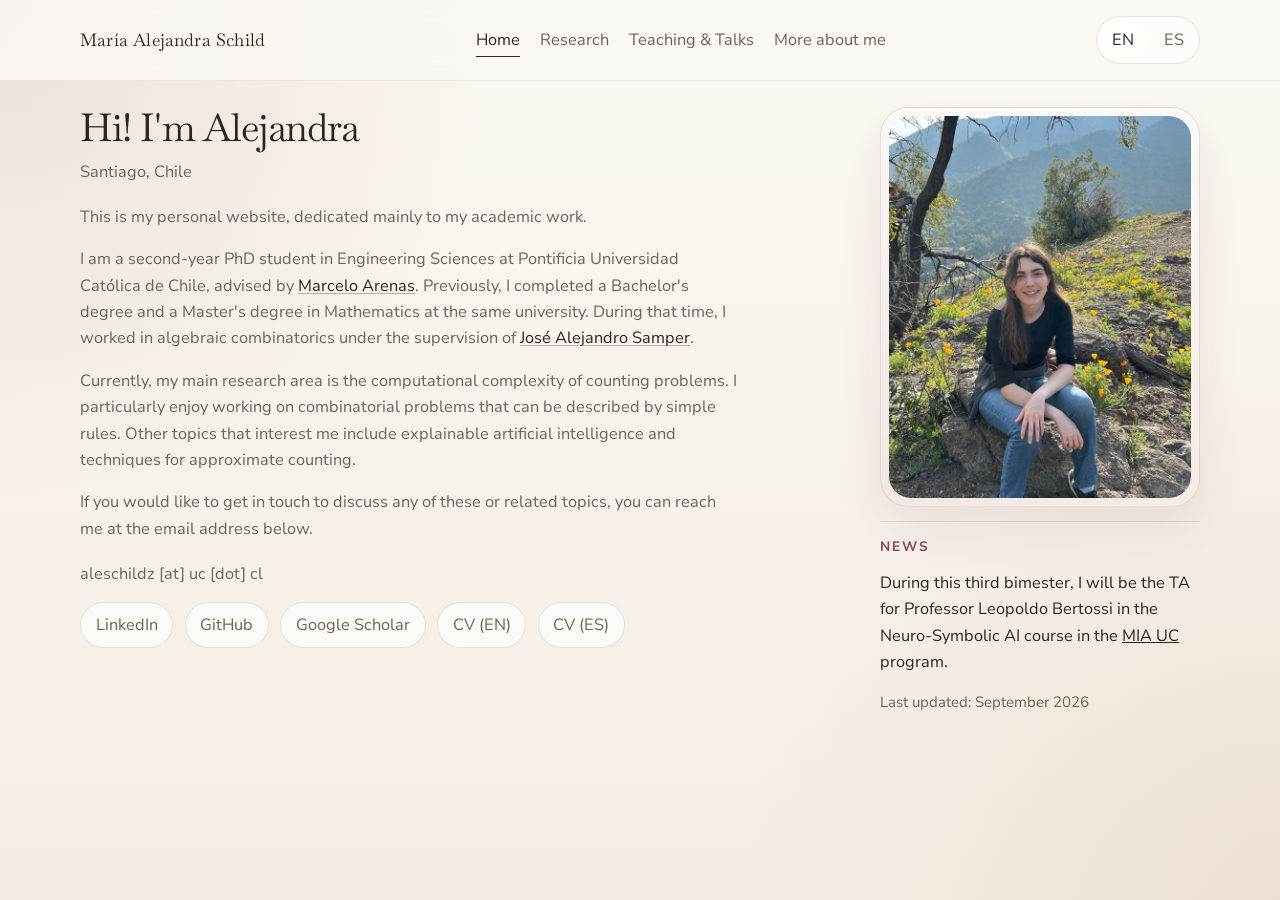
<file: index.html>
<!DOCTYPE html>
<html lang="en">
  <head>
    <meta charset="UTF-8" />
    <meta name="viewport" content="width=device-width, initial-scale=1.0" />
    <title>María Alejandra Schild</title>
    <meta
      name="description"
      content="María Alejandra Schild is a PhD student in Engineering Sciences at UC Chile working on the computational complexity of counting problems."
    />
    <link rel="canonical" href="https://aleschildz.github.io/" />
    <meta name="robots" content="index, follow" />
    <meta name="author" content="María Alejandra Schild" />
    <meta name="theme-color" content="#fbf7f2" />
    <meta property="og:type" content="website" />
    <meta property="og:site_name" content="María Alejandra Schild" />
    <meta property="og:locale" content="en_US" />
    <meta property="og:locale:alternate" content="es_CL" />
    <meta property="og:title" content="María Alejandra Schild" />
    <meta
      property="og:description"
      content="PhD student working on the computational complexity of counting problems."
    />
    <meta property="og:url" content="https://aleschildz.github.io/" />
    <meta property="og:image" content="https://aleschildz.github.io/assets/images/social-card.jpg" />
    <meta property="og:image:width" content="1200" />
    <meta property="og:image:height" content="630" />
    <meta
      property="og:image:alt"
      content="Card with the name María Alejandra Schild and Pontificia Universidad Católica de Chile, next to a portrait on a sunny hillside."
    />
    <meta name="twitter:card" content="summary_large_image" />
    <meta name="twitter:title" content="María Alejandra Schild" />
    <meta
      name="twitter:description"
      content="PhD student working on the computational complexity of counting problems."
    />
    <meta name="twitter:image" content="https://aleschildz.github.io/assets/images/social-card.jpg" />
    <script type="application/ld+json">
      {
        "@context": "https://schema.org",
        "@type": "Person",
        "name": "María Alejandra Schild",
        "url": "https://aleschildz.github.io/",
        "image": "https://aleschildz.github.io/assets/images/maria-alejandra-schild.jpg",
        "affiliation": {
          "@type": "CollegeOrUniversity",
          "name": "Pontificia Universidad Católica de Chile",
          "url": "https://www.uc.cl/"
        },
        "alumniOf": {
          "@type": "CollegeOrUniversity",
          "name": "Pontificia Universidad Católica de Chile",
          "url": "https://www.uc.cl/"
        },
        "sameAs": [
          "https://www.linkedin.com/in/aleschildz",
          "https://github.com/aleschildz",
          "https://scholar.google.com/citations?user=yf-qYlEAAAAJ&hl=en"
        ]
      }
    </script>
    <script type="application/ld+json">
      {
        "@context": "https://schema.org",
        "@type": "WebSite",
        "name": "María Alejandra Schild",
        "alternateName": ["Alejandra Schild", "aleschildz.github.io"],
        "url": "https://aleschildz.github.io/"
      }
    </script>
    <link rel="icon" href="favicon.ico" sizes="16x16 32x32 48x48" />
    <link rel="apple-touch-icon" href="apple-touch-icon.png" />
    <link rel="stylesheet" href="assets/styles.css" />
    <script type="module" src="assets/app.js"></script>
  </head>
  <body data-page="home">
    <div class="page-chrome">
      <header class="site-header">
        <div class="shell nav-shell">
          <a class="brand" href="index.html" id="brand-name"></a>
          <nav class="site-nav" id="site-nav" aria-label="Primary"></nav>
          <div class="language-switch" aria-label="Language switcher">
            <button type="button" data-lang-option="en">EN</button>
            <button type="button" data-lang-option="es">ES</button>
          </div>
        </div>
      </header>

      <main class="shell home-shell">
        <section class="home-layout">
          <div class="home-copy">
            <h1 id="home-title"></h1>
            <p class="home-meta" id="home-meta"></p>
            <div class="prose intro-text" id="home-intro"></div>
            <div class="contact-list" id="home-contact"></div>
            <div class="link-row" id="home-links"></div>
          </div>

          <div class="photo-frame" id="photo-frame">
            <div class="photo-inner">
              <img
                src="assets/images/maria-alejandra-schild.jpg"
                alt="Portrait of María Alejandra Schild"
                width="1280"
                height="1600"
                decoding="async"
                fetchpriority="high"
              />
            </div>
          </div>

          <aside class="home-side">
            <section class="news-block">
              <h2 id="news-title"></h2>
              <ul class="news-list" id="news-list"></ul>
              <p class="news-updated" id="news-updated"></p>
            </section>
          </aside>
        </section>
      </main>

      <footer class="site-footer">
        <div class="shell footer-shell" id="footer-shell">
          <p id="footer-text"></p>
        </div>
      </footer>
    </div>
  </body>
</html>
</file>
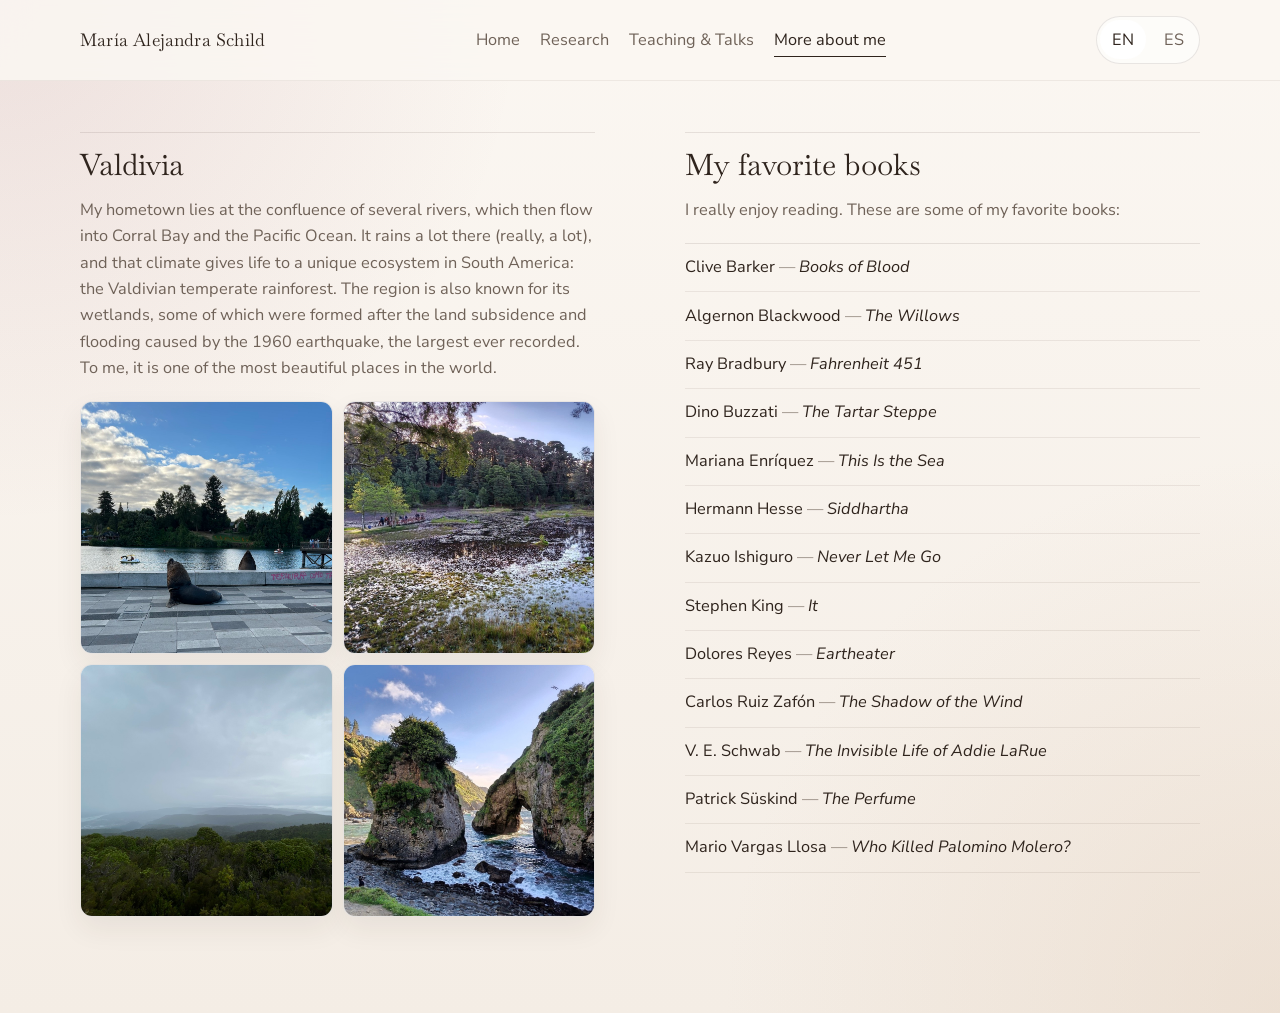
<file: beyond.html>
<!DOCTYPE html>
<html lang="en">
  <head>
    <meta charset="UTF-8" />
    <meta name="viewport" content="width=device-width, initial-scale=1.0" />
    <title>More about me | María Alejandra Schild</title>
    <meta
      name="description"
      content="A personal page by María Alejandra Schild, with notes on Valdivia, books, and life beyond academic work."
    />
    <link rel="canonical" href="https://aleschildz.github.io/beyond.html" />
    <meta name="robots" content="noindex, follow" />
    <meta name="author" content="María Alejandra Schild" />
    <meta name="theme-color" content="#fbf7f2" />
    <meta property="og:type" content="website" />
    <meta property="og:site_name" content="María Alejandra Schild" />
    <meta property="og:locale" content="en_US" />
    <meta property="og:locale:alternate" content="es_CL" />
    <meta property="og:title" content="More about me | María Alejandra Schild" />
    <meta
      property="og:description"
      content="A personal page by María Alejandra Schild, with notes on Valdivia, books, and life beyond academic work."
    />
    <meta property="og:url" content="https://aleschildz.github.io/beyond.html" />
    <meta property="og:image" content="https://aleschildz.github.io/assets/images/social-card.jpg" />
    <meta property="og:image:width" content="1200" />
    <meta property="og:image:height" content="630" />
    <meta
      property="og:image:alt"
      content="Card with the name María Alejandra Schild and Pontificia Universidad Católica de Chile, next to a portrait on a sunny hillside."
    />
    <meta name="twitter:card" content="summary_large_image" />
    <meta name="twitter:title" content="More about me | María Alejandra Schild" />
    <meta
      name="twitter:description"
      content="A personal page by María Alejandra Schild, with notes on Valdivia, books, and life beyond academic work."
    />
    <meta name="twitter:image" content="https://aleschildz.github.io/assets/images/social-card.jpg" />
    <link rel="icon" href="favicon.ico" sizes="16x16 32x32 48x48" />
    <link rel="apple-touch-icon" href="apple-touch-icon.png" />
    <link rel="stylesheet" href="assets/styles.css" />
    <script type="module" src="assets/app.js"></script>
  </head>
  <body data-page="beyond">
    <div class="page-chrome">
      <header class="site-header">
        <div class="shell nav-shell">
          <a class="brand" href="index.html" id="brand-name"></a>
          <nav class="site-nav" id="site-nav" aria-label="Primary"></nav>
          <div class="language-switch" aria-label="Language switcher">
            <button type="button" data-lang-option="en">EN</button>
            <button type="button" data-lang-option="es">ES</button>
          </div>
        </div>
      </header>

      <main class="shell page-shell">
        <header class="page-header">
          <h1 class="visually-hidden" id="page-title"></h1>
          <p class="page-summary" id="page-summary"></p>
        </header>

        <div class="essay-grid" id="beyond-sections"></div>
      </main>

      <footer class="site-footer">
        <div class="shell footer-shell" id="footer-shell">
          <p id="footer-text"></p>
        </div>
      </footer>
    </div>
  </body>
</html>
</file>
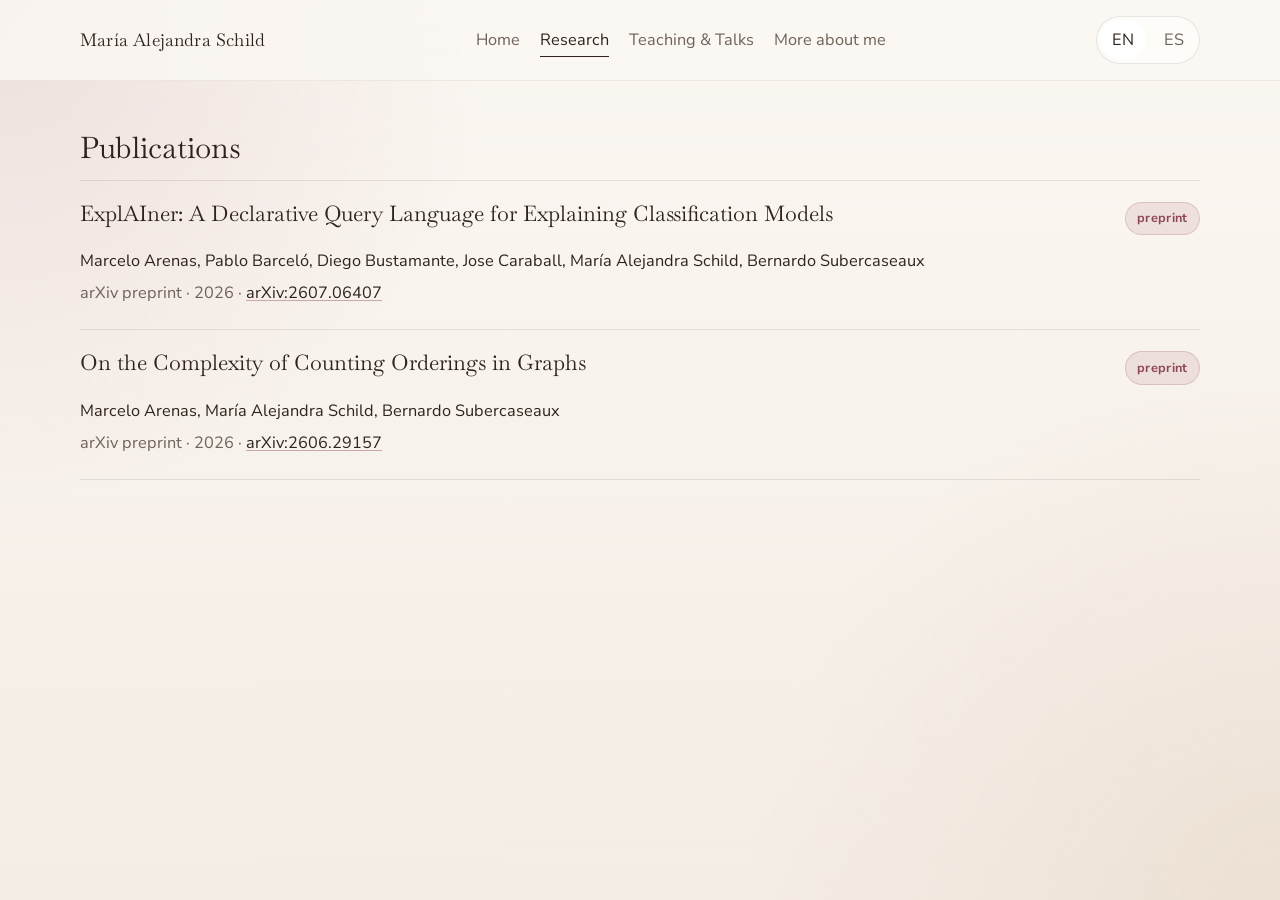
<file: research.html>
<!DOCTYPE html>
<html lang="en">
  <head>
    <meta charset="UTF-8" />
    <meta name="viewport" content="width=device-width, initial-scale=1.0" />
    <title>Publications | María Alejandra Schild</title>
    <meta
      name="description"
      content="Publications and preprints by María Alejandra Schild."
    />
    <link rel="canonical" href="https://aleschildz.github.io/research.html" />
    <meta name="robots" content="index, follow" />
    <meta name="author" content="María Alejandra Schild" />
    <meta name="theme-color" content="#fbf7f2" />
    <meta property="og:type" content="website" />
    <meta property="og:site_name" content="María Alejandra Schild" />
    <meta property="og:locale" content="en_US" />
    <meta property="og:locale:alternate" content="es_CL" />
    <meta property="og:title" content="Publications | María Alejandra Schild" />
    <meta
      property="og:description"
      content="Publications and preprints by María Alejandra Schild."
    />
    <meta property="og:url" content="https://aleschildz.github.io/research.html" />
    <meta property="og:image" content="https://aleschildz.github.io/assets/images/social-card.jpg" />
    <meta property="og:image:width" content="1200" />
    <meta property="og:image:height" content="630" />
    <meta
      property="og:image:alt"
      content="Card with the name María Alejandra Schild and Pontificia Universidad Católica de Chile, next to a portrait on a sunny hillside."
    />
    <meta name="twitter:card" content="summary_large_image" />
    <meta name="twitter:title" content="Publications | María Alejandra Schild" />
    <meta
      name="twitter:description"
      content="Publications and preprints by María Alejandra Schild."
    />
    <meta name="twitter:image" content="https://aleschildz.github.io/assets/images/social-card.jpg" />
    <link rel="icon" href="favicon.ico" sizes="16x16 32x32 48x48" />
    <link rel="apple-touch-icon" href="apple-touch-icon.png" />
    <link rel="stylesheet" href="assets/styles.css" />
    <script type="module" src="assets/app.js"></script>
  </head>
  <body data-page="research">
    <div class="page-chrome">
      <header class="site-header">
        <div class="shell nav-shell">
          <a class="brand" href="index.html" id="brand-name"></a>
          <nav class="site-nav" id="site-nav" aria-label="Primary"></nav>
          <div class="language-switch" aria-label="Language switcher">
            <button type="button" data-lang-option="en">EN</button>
            <button type="button" data-lang-option="es">ES</button>
          </div>
        </div>
      </header>

      <main class="shell page-shell">
        <header class="page-header">
          <h1 id="page-title"></h1>
          <p class="page-summary" id="page-summary"></p>
        </header>

        <section class="list-section research-section">
          <div class="entry-list paper-list" id="research-list"></div>
        </section>
      </main>

      <footer class="site-footer">
        <div class="shell footer-shell" id="footer-shell">
          <p id="footer-text"></p>
        </div>
      </footer>
    </div>
  </body>
</html>
</file>
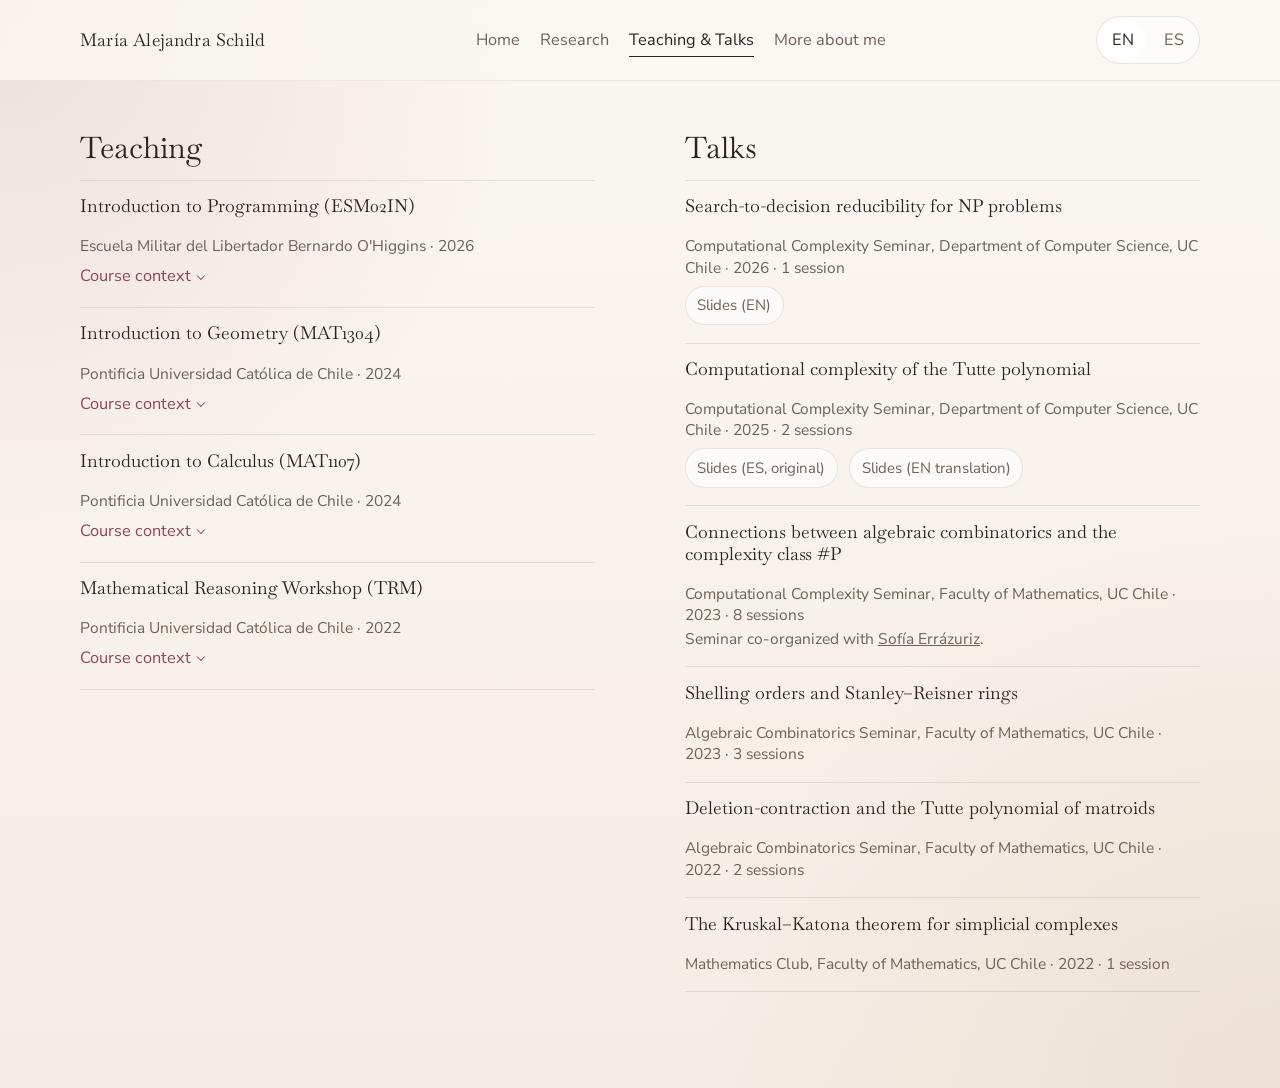
<file: teaching-talks.html>
<!DOCTYPE html>
<html lang="en">
  <head>
    <meta charset="UTF-8" />
    <meta name="viewport" content="width=device-width, initial-scale=1.0" />
    <title>Teaching &amp; Academic Talks | María Alejandra Schild</title>
    <meta
      name="description"
      content="Teaching and academic talks by María Alejandra Schild in computer science, mathematics, computational complexity, and algebraic combinatorics."
    />
    <link rel="canonical" href="https://aleschildz.github.io/teaching-talks.html" />
    <meta name="robots" content="index, follow" />
    <meta name="author" content="María Alejandra Schild" />
    <meta name="theme-color" content="#fbf7f2" />
    <meta property="og:type" content="website" />
    <meta property="og:site_name" content="María Alejandra Schild" />
    <meta property="og:locale" content="en_US" />
    <meta property="og:locale:alternate" content="es_CL" />
    <meta property="og:title" content="Teaching &amp; Academic Talks | María Alejandra Schild" />
    <meta
      property="og:description"
      content="Teaching and academic talks in computer science, mathematics, computational complexity, and algebraic combinatorics."
    />
    <meta property="og:url" content="https://aleschildz.github.io/teaching-talks.html" />
    <meta property="og:image" content="https://aleschildz.github.io/assets/images/social-card.jpg" />
    <meta property="og:image:width" content="1200" />
    <meta property="og:image:height" content="630" />
    <meta
      property="og:image:alt"
      content="Card with the name María Alejandra Schild and Pontificia Universidad Católica de Chile, next to a portrait on a sunny hillside."
    />
    <meta name="twitter:card" content="summary_large_image" />
    <meta name="twitter:title" content="Teaching &amp; Academic Talks | María Alejandra Schild" />
    <meta
      name="twitter:description"
      content="Teaching and academic talks in computer science, mathematics, computational complexity, and algebraic combinatorics."
    />
    <meta name="twitter:image" content="https://aleschildz.github.io/assets/images/social-card.jpg" />
    <link rel="icon" href="favicon.ico" sizes="16x16 32x32 48x48" />
    <link rel="apple-touch-icon" href="apple-touch-icon.png" />
    <link rel="stylesheet" href="assets/styles.css" />
    <script type="module" src="assets/app.js"></script>
  </head>
  <body data-page="teaching">
    <div class="page-chrome">
      <header class="site-header">
        <div class="shell nav-shell">
          <a class="brand" href="index.html" id="brand-name"></a>
          <nav class="site-nav" id="site-nav" aria-label="Primary"></nav>
          <div class="language-switch" aria-label="Language switcher">
            <button type="button" data-lang-option="en">EN</button>
            <button type="button" data-lang-option="es">ES</button>
          </div>
        </div>
      </header>

      <main class="shell page-shell">
        <header class="visually-hidden">
          <h1 id="page-title"></h1>
        </header>

        <div class="split-section">
          <section class="list-section">
            <h2 id="teaching-title"></h2>
            <div class="entry-list" id="teaching-list"></div>
          </section>

          <section class="list-section">
            <h2 id="talks-title"></h2>
            <div class="entry-list" id="talks-list"></div>
          </section>
        </div>
      </main>

      <footer class="site-footer">
        <div class="shell footer-shell" id="footer-shell">
          <p id="footer-text"></p>
        </div>
      </footer>
    </div>
  </body>
</html>
</file>
<file: assets/styles.css>
:root {
  --bg: #fbf7f2;
  --bg-deep: #f4ede5;
  --surface: rgba(255, 255, 255, 0.72);
  --line: rgba(78, 60, 48, 0.12);
  --line-strong: rgba(78, 60, 48, 0.22);
  --text: #2f241d;
  --muted: #6f6258;
  --accent: #a05c68;
  --accent-strong: #8f4654;
  --accent-rgb: 160, 92, 104;
  --accent-soft: rgba(var(--accent-rgb), 0.12);
  --shadow: 0 20px 45px rgba(58, 38, 28, 0.08);
  --shell-gutter: 40px;
  --shell: min(1120px, calc(100vw - var(--shell-gutter)));
  --serif: "Baskerville", "Baskervville", "Iowan Old Style", "Palatino Linotype",
    "Book Antiqua", Palatino, serif;
  --sans: "Avenir Next", "Nunito Sans", "Helvetica Neue", "Segoe UI", sans-serif;
}

/* Self-hosted fallbacks for devices without Baskerville or Avenir Next (Windows, Android).
   size-adjust matches their width and letter heights to the Apple fonts; Macs and iPhones never download them. */
@font-face {
  font-family: "Baskervville";
  src: url("fonts/baskervville-latin-400-normal.woff2") format("woff2");
  font-weight: 400;
  font-style: normal;
  font-display: swap;
  size-adjust: 93%;
}

@font-face {
  font-family: "Nunito Sans";
  src: url("fonts/nunito-sans-latin-400-normal.woff2") format("woff2");
  font-weight: 400;
  font-style: normal;
  font-display: swap;
  size-adjust: 102%;
}

@font-face {
  font-family: "Nunito Sans";
  src: url("fonts/nunito-sans-latin-400-italic.woff2") format("woff2");
  font-weight: 400;
  font-style: italic;
  font-display: swap;
  size-adjust: 102%;
}

@font-face {
  font-family: "Nunito Sans";
  src: url("fonts/nunito-sans-latin-700-normal.woff2") format("woff2");
  font-weight: 700;
  font-style: normal;
  font-display: swap;
  size-adjust: 102%;
}

* {
  box-sizing: border-box;
}

html {
  scroll-behavior: smooth;
}

body {
  margin: 0;
  min-height: 100vh;
  color: var(--text);
  font-family: var(--sans);
  line-height: 1.65;
  background:
    radial-gradient(circle at top left, rgba(var(--accent-rgb), 0.15), transparent 32%),
    radial-gradient(circle at bottom right, rgba(226, 206, 187, 0.42), transparent 34%),
    linear-gradient(180deg, var(--bg) 0%, var(--bg-deep) 100%);
}

body.has-lightbox {
  overflow: hidden;
}

a {
  color: inherit;
}

img {
  display: block;
  max-width: 100%;
}

.visually-hidden {
  position: absolute;
  width: 1px;
  height: 1px;
  overflow: hidden;
  clip: rect(0, 0, 0, 0);
  white-space: nowrap;
}

button {
  font: inherit;
}

.shell {
  width: var(--shell);
  margin: 0 auto;
}

.site-header {
  position: sticky;
  top: 0;
  z-index: 10;
  background: rgba(251, 247, 242, 0.84);
  backdrop-filter: blur(16px);
  border-bottom: 1px solid rgba(78, 60, 48, 0.08);
}

.nav-shell {
  width: var(--shell);
  display: flex;
  align-items: center;
  justify-content: space-between;
  gap: 1.2rem;
  padding: 1rem 0;
}

.brand {
  font-family: var(--serif);
  font-size: clamp(1.18rem, 1.48vw, 1.38rem);
  letter-spacing: 0.01em;
  text-decoration: none;
  white-space: nowrap;
}

.site-nav {
  display: flex;
  flex-wrap: wrap;
  justify-content: center;
  gap: 1.25rem;
}

.site-nav a {
  position: relative;
  color: var(--muted);
  text-decoration: none;
  transition: color 180ms ease;
}

.site-nav a::after {
  content: "";
  position: absolute;
  left: 0;
  bottom: -0.25rem;
  width: 100%;
  height: 1px;
  background: currentColor;
  transform: scaleX(0);
  transform-origin: center;
  transition: transform 180ms ease;
}

.site-nav a:hover,
.site-nav a[aria-current="page"] {
  color: var(--text);
}

.site-nav a:hover::after,
.site-nav a[aria-current="page"]::after {
  transform: scaleX(1);
}

.language-switch {
  display: inline-flex;
  gap: 0.35rem;
  padding: 0.2rem;
  border-radius: 999px;
  border: 1px solid var(--line);
  background: rgba(255, 255, 255, 0.56);
}

.language-switch button {
  border: none;
  padding: 0.4rem 0.75rem;
  border-radius: 999px;
  color: var(--muted);
  background: transparent;
  cursor: pointer;
  transition:
    background-color 180ms ease,
    color 180ms ease;
}

.language-switch button.is-active {
  background: #fff;
  color: var(--text);
}

.home-shell {
  padding: clamp(0.9rem, 2vw, 1.5rem) 0 2rem;
}

/* The portrait is its own grid item so mobile can place it inside the intro text. */
.home-layout {
  width: 100%;
  display: grid;
  grid-template-columns: minmax(0, 1fr) minmax(286px, 320px);
  grid-template-rows: auto 1fr;
  column-gap: clamp(2rem, 3.5vw, 3rem);
  align-items: start;
}

.home-copy {
  grid-column: 1;
  grid-row: 1 / span 2;
}

.home-layout > .photo-frame {
  grid-column: 2;
  grid-row: 1;
  margin-top: 0.15rem;
}

.home-side {
  grid-column: 2;
  grid-row: 2;
}

.home-copy h1,
.page-header h1,
.entry-title,
.essay-section h2,
.list-section h2 {
  font-family: var(--serif);
  font-weight: 500;
  line-height: 1;
}

.home-copy h1 {
  margin: 0;
  font-size: clamp(1.9rem, 1rem + 2vw, 2.6rem);
  letter-spacing: -0.025em;
  line-height: 1.1;
  text-wrap: balance;
}

.home-meta {
  margin: 0.55rem 0 1.15rem;
  color: var(--muted);
  font-size: 1rem;
}

.prose {
  display: grid;
  gap: 1rem;
}

.prose p {
  margin: 0;
  max-width: 62ch;
}

@media (min-width: 700px) {
  .intro-text p,
  #valdivia > p {
    text-wrap: pretty;
  }

  .intro-text p {
    max-width: 66ch;
  }
}

.intro-text p,
.page-summary,
.entry-meta,
.entry-note,
.essay-section p,
.news-item,
.footer-shell p {
  color: var(--muted);
}

.intro-text a,
.page-summary a,
.entry-note a,
.essay-section a,
.paper-venue a {
  color: var(--text);
  text-decoration-color: rgba(var(--accent-rgb), 0.5);
  text-underline-offset: 0.15em;
  transition:
    color 180ms ease,
    text-decoration-color 180ms ease;
}

.intro-text a:hover,
.page-summary a:hover,
.entry-note a:hover,
.essay-section a:hover,
.paper-venue a:hover {
  color: var(--accent-strong);
  text-decoration-color: currentColor;
}

.contact-list {
  display: flex;
  flex-wrap: wrap;
  gap: 0.45rem 0.9rem;
  margin-top: 1.15rem;
}

.contact-item {
  color: var(--muted);
  text-decoration: none;
}

.contact-item:not(:last-child)::after {
  content: "·";
  margin-left: 0.9rem;
  color: rgba(111, 98, 88, 0.55);
}

.contact-item:hover {
  color: var(--text);
}

.link-row,
.entry-links {
  display: flex;
  flex-wrap: wrap;
  gap: 0.7rem;
}

.link-row {
  margin-top: 0.95rem;
}

.link-chip,
.entry-link {
  display: inline-flex;
  align-items: center;
  padding: 0.55rem 0.92rem;
  border-radius: 999px;
  border: 1px solid var(--line);
  background: rgba(255, 255, 255, 0.64);
  color: var(--muted);
  text-decoration: none;
  transition:
    transform 180ms ease,
    border-color 180ms ease,
    background-color 180ms ease,
    color 180ms ease;
}

.link-chip:hover,
.entry-link:hover {
  transform: translateY(-1px);
  color: var(--text);
  border-color: var(--line-strong);
  background: #fff;
}

.link-chip.is-disabled,
.entry-link.is-disabled {
  opacity: 0.55;
  pointer-events: none;
}

.photo-frame {
  position: relative;
  aspect-ratio: 4 / 5;
  overflow: hidden;
  border-radius: 28px;
  border: 1px solid var(--line);
  box-shadow: var(--shadow);
  background:
    linear-gradient(180deg, rgba(255, 255, 255, 0.78), rgba(255, 255, 255, 0.28)),
    linear-gradient(135deg, rgba(var(--accent-rgb), 0.18), rgba(240, 227, 214, 0.82));
}

.photo-inner {
  position: absolute;
  inset: 0.48rem;
  overflow: hidden;
  border-radius: 22px;
  background: rgba(255, 255, 255, 0.94);
}

.photo-inner img {
  width: 100%;
  height: 100%;
  object-fit: cover;
  object-position: center 22%;
  box-shadow:
    0 16px 34px rgba(58, 38, 28, 0.08),
    0 0 0 1px rgba(255, 255, 255, 0.46);
}

.photo-placeholder {
  height: 100%;
  display: grid;
  place-items: center;
  text-align: center;
  padding: 2rem;
  color: var(--muted);
  font-family: var(--serif);
  font-size: 1.2rem;
}

.news-block {
  margin-top: 0.85rem;
  padding-top: 0.9rem;
  border-top: 1px solid var(--line);
}

.news-block h2 {
  margin: 0;
  font-size: 0.84rem;
  letter-spacing: 0.14em;
  text-transform: uppercase;
  color: var(--accent-strong);
  font-weight: 700;
}

.news-list {
  list-style: none;
  margin: 0.75rem 0 0;
  padding: 0;
  display: grid;
  gap: 0.7rem;
}

.news-item {
  display: block;
}

.news-text {
  color: var(--text);
}

.news-updated {
  margin: 0.9rem 0 0;
  color: var(--muted);
  font-size: 0.92rem;
}

.page-shell {
  padding: clamp(2rem, 4vw, 3.3rem) 0 4rem;
}

.site-load-error {
  max-width: 42rem;
  margin: 2rem auto;
  padding: 1rem 1.15rem;
  border: 1px solid var(--line);
  border-radius: 14px;
  background: var(--surface);
  color: var(--text);
  text-align: center;
}

.page-header {
  max-width: 46rem;
  margin-bottom: 2.4rem;
}

.page-header h1 {
  margin: 0 0 0.8rem;
  font-size: clamp(2.3rem, 5vw, 3.8rem);
}

.page-summary {
  margin: 0;
  max-width: 60ch;
}

.split-section {
  display: grid;
  grid-template-columns: repeat(2, minmax(0, 1fr));
  gap: 3rem;
  align-items: start;
}

.list-section h2,
.essay-section h2 {
  margin: 0 0 1rem;
  font-size: clamp(1.45rem, 3vw, 2rem);
}

.entry-list {
  border-top: 1px solid var(--line);
}

.entry {
  padding: 1.3rem 0 1.45rem;
  border-bottom: 1px solid var(--line);
}

.entry-top {
  display: flex;
  justify-content: space-between;
  align-items: flex-start;
  gap: 1rem;
}

.entry-title {
  margin: 0;
  font-size: 1.45rem;
}

.status-pill {
  flex-shrink: 0;
  display: inline-flex;
  align-items: center;
  padding: 0.35rem 0.7rem;
  border-radius: 999px;
  border: 1px solid rgba(var(--accent-rgb), 0.22);
  background: var(--accent-soft);
  color: var(--accent-strong);
  font-size: 0.76rem;
  font-weight: 700;
  letter-spacing: 0.08em;
  text-transform: uppercase;
}

.paper-tag {
  --tag-color: var(--accent-strong);
  --tag-bg: var(--accent-soft);
  --tag-border: rgba(var(--accent-rgb), 0.24);
  border-color: var(--tag-border);
  background: var(--tag-bg);
  color: var(--tag-color);
  font-size: 0.78rem;
  letter-spacing: 0.03em;
  text-transform: lowercase;
}

.paper-tag[data-tag="preprint"] {
  --tag-color: var(--accent-strong);
  --tag-bg: rgba(var(--accent-rgb), 0.13);
  --tag-border: rgba(var(--accent-rgb), 0.24);
}

.paper-tag[data-tag="conference"] {
  --tag-color: #704a64;
  --tag-bg: rgba(135, 100, 122, 0.13);
  --tag-border: rgba(135, 100, 122, 0.24);
}

.paper-tag[data-tag="journal"] {
  --tag-color: #4f6548;
  --tag-bg: rgba(102, 121, 95, 0.13);
  --tag-border: rgba(102, 121, 95, 0.25);
}

.paper-tag[data-tag="workshop"] {
  --tag-color: #42696d;
  --tag-bg: rgba(93, 125, 128, 0.13);
  --tag-border: rgba(93, 125, 128, 0.25);
}

.paper-tag[data-tag="report"] {
  --tag-color: #7b4e34;
  --tag-bg: rgba(154, 108, 79, 0.13);
  --tag-border: rgba(154, 108, 79, 0.25);
}

.paper-title a {
  text-decoration: none;
  text-decoration-color: rgba(var(--accent-rgb), 0);
  text-underline-offset: 0.16em;
  transition:
    color 180ms ease,
    text-decoration-color 180ms ease;
}

.paper-title a:hover {
  color: var(--accent-strong);
  text-decoration: underline;
  text-decoration-color: currentColor;
}

.paper-authors {
  color: var(--text);
}

.paper-highlight {
  width: fit-content;
  max-width: 100%;
  margin: 0.85rem 0 0;
  padding: 0.38rem 0.72rem;
  border: 1px solid rgba(var(--accent-rgb), 0.24);
  border-radius: 999px;
  background: rgba(255, 255, 255, 0.58);
  color: #8f5660;
  font-size: 0.92rem;
  line-height: 1.35;
}

.paper-list.is-empty {
  border-bottom: 1px solid var(--line);
}

.paper-empty {
  margin: 0;
  padding: 1.3rem 0 1.45rem;
  color: var(--muted);
}

.entry-meta {
  margin: 0.45rem 0 0;
}

.entry-context {
  margin: 0.35rem 0 0;
  color: var(--muted);
}

.entry-links {
  margin-top: 0.9rem;
}

body[data-page="teaching"] .split-section {
  gap: clamp(3.4rem, 7vw, 6rem);
}

body[data-page="teaching"] .entry {
  padding: 0.9rem 0 1.08rem;
}

body[data-page="teaching"] .entry-title {
  font-size: clamp(1.07rem, 1.65vw, 1.2rem);
  line-height: 1.13;
}

body[data-page="teaching"] .entry-meta,
body[data-page="teaching"] .entry-context {
  margin-top: 0.16rem;
  font-size: 0.95rem;
  line-height: 1.4;
}

body[data-page="teaching"] .entry-links {
  margin-top: 0.48rem;
}

body[data-page="teaching"] .entry-link {
  padding: 0.42rem 0.72rem;
  font-size: 0.92rem;
}

body[data-page="teaching"] .entry-details {
  margin-top: 0.42rem;
}

body[data-page="research"] .page-header {
  margin: 0;
}

/* Research title matches the section titles; paper titles stay one step below it. */
body[data-page="research"] .page-header h1 {
  margin: 0 0 1rem;
  font-size: clamp(1.75rem, 3vw, 2rem);
  overflow-wrap: break-word;
  hyphens: auto;
}

body[data-page="research"] .entry-title {
  font-size: 1.45rem;
}

.entry-details {
  margin-top: 0.9rem;
}

.entry-details summary {
  padding-right: 0.15em;
  cursor: pointer;
  width: fit-content;
  color: var(--accent-strong);
  list-style: none;
}

.entry-details summary::-webkit-details-marker {
  display: none;
}

/* Small chevron that signals the note can be opened; it turns when the note is open. */
.entry-details-tail {
  white-space: nowrap;
}

.entry-details-chevron {
  display: inline-block;
  width: 0.36em;
  height: 0.36em;
  margin-left: 0.45em;
  border-right: 1.5px solid currentColor;
  border-bottom: 1.5px solid currentColor;
  transform: translateY(-0.2em) rotate(45deg);
  transition: transform 180ms ease;
}

.entry-details[open] .entry-details-chevron {
  transform: translateY(0.05em) rotate(-135deg);
}

.entry-details[open] summary {
  margin-bottom: 0.7rem;
}

.entry-note {
  display: grid;
  gap: 0.75rem;
  max-width: 62ch;
}

.entry-note p {
  margin: 0;
}

.essay-grid {
  display: grid;
  grid-template-columns: repeat(2, minmax(0, 1fr));
  gap: 2.5rem;
}

body[data-page="beyond"] .page-header {
  margin: 0;
}

body[data-page="beyond"] .essay-grid {
  gap: clamp(3.4rem, 7vw, 6rem);
}

.essay-section {
  padding-top: 1rem;
  border-top: 1px solid var(--line);
}

.essay-section p {
  margin: 0 0 0.9rem;
  max-width: 60ch;
}

.book-list {
  display: grid;
  gap: 0;
  margin: 1.25rem 0 0;
  padding: 0;
  list-style: none;
  max-width: 60ch;
  border-top: 1px solid var(--line);
}

.book-list li {
  padding: 0.7rem 0 0.76rem;
  border-bottom: 1px solid rgba(78, 60, 48, 0.09);
  color: var(--muted);
  line-height: 1.5;
}

.book-author,
.book-title {
  color: var(--text);
}

.book-title {
  font-style: italic;
}

.book-separator {
  color: rgba(111, 98, 88, 0.7);
}

/* Compact galleries for personal sections, such as the Valdivia 2 x 2 set. */
.image-gallery {
  display: grid;
  grid-template-columns: repeat(2, minmax(0, 1fr));
  gap: 0.62rem;
  width: min(100%, 34rem);
  margin-top: 1.25rem;
}

.image-gallery-button {
  position: relative;
  display: block;
  width: 100%;
  aspect-ratio: 1;
  padding: 0;
  overflow: hidden;
  border: 1px solid var(--line);
  border-radius: 12px;
  background: rgba(255, 255, 255, 0.72);
  cursor: zoom-in;
  box-shadow: 0 12px 28px rgba(58, 38, 28, 0.07);
  transition:
    transform 180ms ease,
    border-color 180ms ease,
    box-shadow 180ms ease;
}

.image-gallery-button:hover {
  transform: translateY(-2px);
  border-color: var(--line-strong);
  box-shadow: 0 16px 32px rgba(58, 38, 28, 0.1);
}

.image-gallery-button:focus-visible,
.image-lightbox-button:focus-visible {
  outline: 2px solid rgba(var(--accent-rgb), 0.75);
  outline-offset: 3px;
}

.image-gallery-button img {
  width: 100%;
  height: 100%;
  object-fit: cover;
}

/* Shared overlay for enlarged gallery images. */
.image-lightbox[hidden] {
  display: none;
}

.image-lightbox {
  position: fixed;
  inset: 0;
  z-index: 100;
  display: grid;
  grid-template-columns: minmax(2.8rem, 1fr) minmax(0, auto) minmax(2.8rem, 1fr);
  align-items: center;
  justify-items: center;
  gap: clamp(0.6rem, 2vw, 1.25rem);
  padding: clamp(1rem, 4vw, 2rem);
  background: rgba(32, 25, 21, 0.82);
  backdrop-filter: blur(14px);
}

.image-lightbox-frame {
  display: grid;
  justify-items: center;
  gap: 0.85rem;
  margin: 0;
}

.image-lightbox-image {
  max-width: min(78vw, 980px);
  max-height: 76vh;
  object-fit: contain;
  border-radius: 16px;
  box-shadow: 0 28px 70px rgba(0, 0, 0, 0.34);
}

.image-lightbox-caption {
  margin: 0;
  color: rgba(255, 255, 255, 0.84);
  font-size: 0.95rem;
  text-align: center;
}

.image-lightbox-button {
  display: inline-grid;
  place-items: center;
  width: 2.7rem;
  height: 2.7rem;
  border: 1px solid rgba(255, 255, 255, 0.26);
  border-radius: 999px;
  background: rgba(255, 255, 255, 0.16);
  color: #fff;
  cursor: pointer;
  line-height: 1;
  transition:
    background-color 180ms ease,
    border-color 180ms ease,
    transform 180ms ease;
}

.image-lightbox-button:hover {
  transform: translateY(-1px);
  border-color: rgba(255, 255, 255, 0.44);
  background: rgba(255, 255, 255, 0.24);
}

.image-lightbox-close {
  position: absolute;
  top: clamp(0.8rem, 2vw, 1.4rem);
  right: clamp(0.8rem, 2vw, 1.4rem);
}

.site-footer {
  padding: 0 0 2rem;
}

.footer-shell p {
  margin: 0;
  text-align: center;
  font-size: 0.92rem;
}

.footer-shell.is-hidden {
  display: none;
}

/* Narrow desktops: slightly tighter header gaps so the Spanish menu still fits on one row. */
@media (min-width: 781px) and (max-width: 820px) {
  .nav-shell,
  .site-nav {
    column-gap: 1rem;
  }
}

@media (max-width: 780px) {
  /* Compact header: name and language switch share the first row when they fit, navigation goes below. */
  .nav-shell {
    flex-wrap: wrap;
    gap: 0.55rem 1rem;
    padding: 0.75rem 0 0.8rem;
  }

  .brand {
    white-space: normal;
  }

  .site-nav {
    order: 3;
    flex-basis: 100%;
    justify-content: flex-start;
    gap: 0.35rem 1.1rem;
  }

  .home-layout,
  .split-section,
  .essay-grid {
    grid-template-columns: 1fr;
  }

  /* Single column: the portrait sits after the first intro paragraph, the news at the end. */
  .home-layout {
    grid-template-rows: none;
  }

  .home-copy,
  #home-intro {
    display: contents;
  }

  #home-intro > p + p {
    margin-top: 1rem;
  }

  .home-layout > .photo-frame {
    grid-column: auto;
    grid-row: auto;
    order: 1;
    width: min(100%, 360px);
    margin: 1.3rem 0 0.3rem;
  }

  #home-intro > p + p,
  #home-contact,
  #home-links {
    order: 2;
  }

  .home-side {
    grid-column: auto;
    grid-row: auto;
    order: 3;
    max-width: 420px;
    margin-top: 1.4rem;
  }
}

/* Very narrow phones (for example 320 px): keep the name and the language switch on one row. */
@media (max-width: 340px) {
  .nav-shell {
    column-gap: 0.6rem;
  }

  .language-switch button {
    padding-inline: 0.55rem;
  }
}

@media (max-width: 640px) {
  .site-header {
    position: static;
  }

  .site-nav {
    gap: 0.3rem 0.95rem;
  }

  .brand {
    font-size: 1.12rem;
  }

  .home-copy h1 {
    font-size: clamp(1.4rem, 7.8vw, 1.85rem);
  }

  .page-shell {
    padding-bottom: 3rem;
  }

  .home-shell {
    padding-top: 0.75rem;
  }

  .contact-list {
    gap: 0.4rem 0.75rem;
  }

  .entry-top {
    flex-direction: column;
    gap: 0.6rem;
  }

  .photo-frame {
    border-radius: 22px;
  }

  .image-gallery {
    gap: 0.5rem;
  }

  .image-gallery-button {
    border-radius: 10px;
  }

  .image-lightbox {
    grid-template-columns: 1fr 1fr;
    align-content: center;
    gap: 0.9rem;
  }

  .image-lightbox-frame {
    grid-column: 1 / -1;
    grid-row: 1;
  }

  .image-lightbox-image {
    max-width: 92vw;
    max-height: 72vh;
    border-radius: 13px;
  }

  .image-lightbox-previous {
    justify-self: end;
  }

  .image-lightbox-next {
    justify-self: start;
  }
}
</file>
